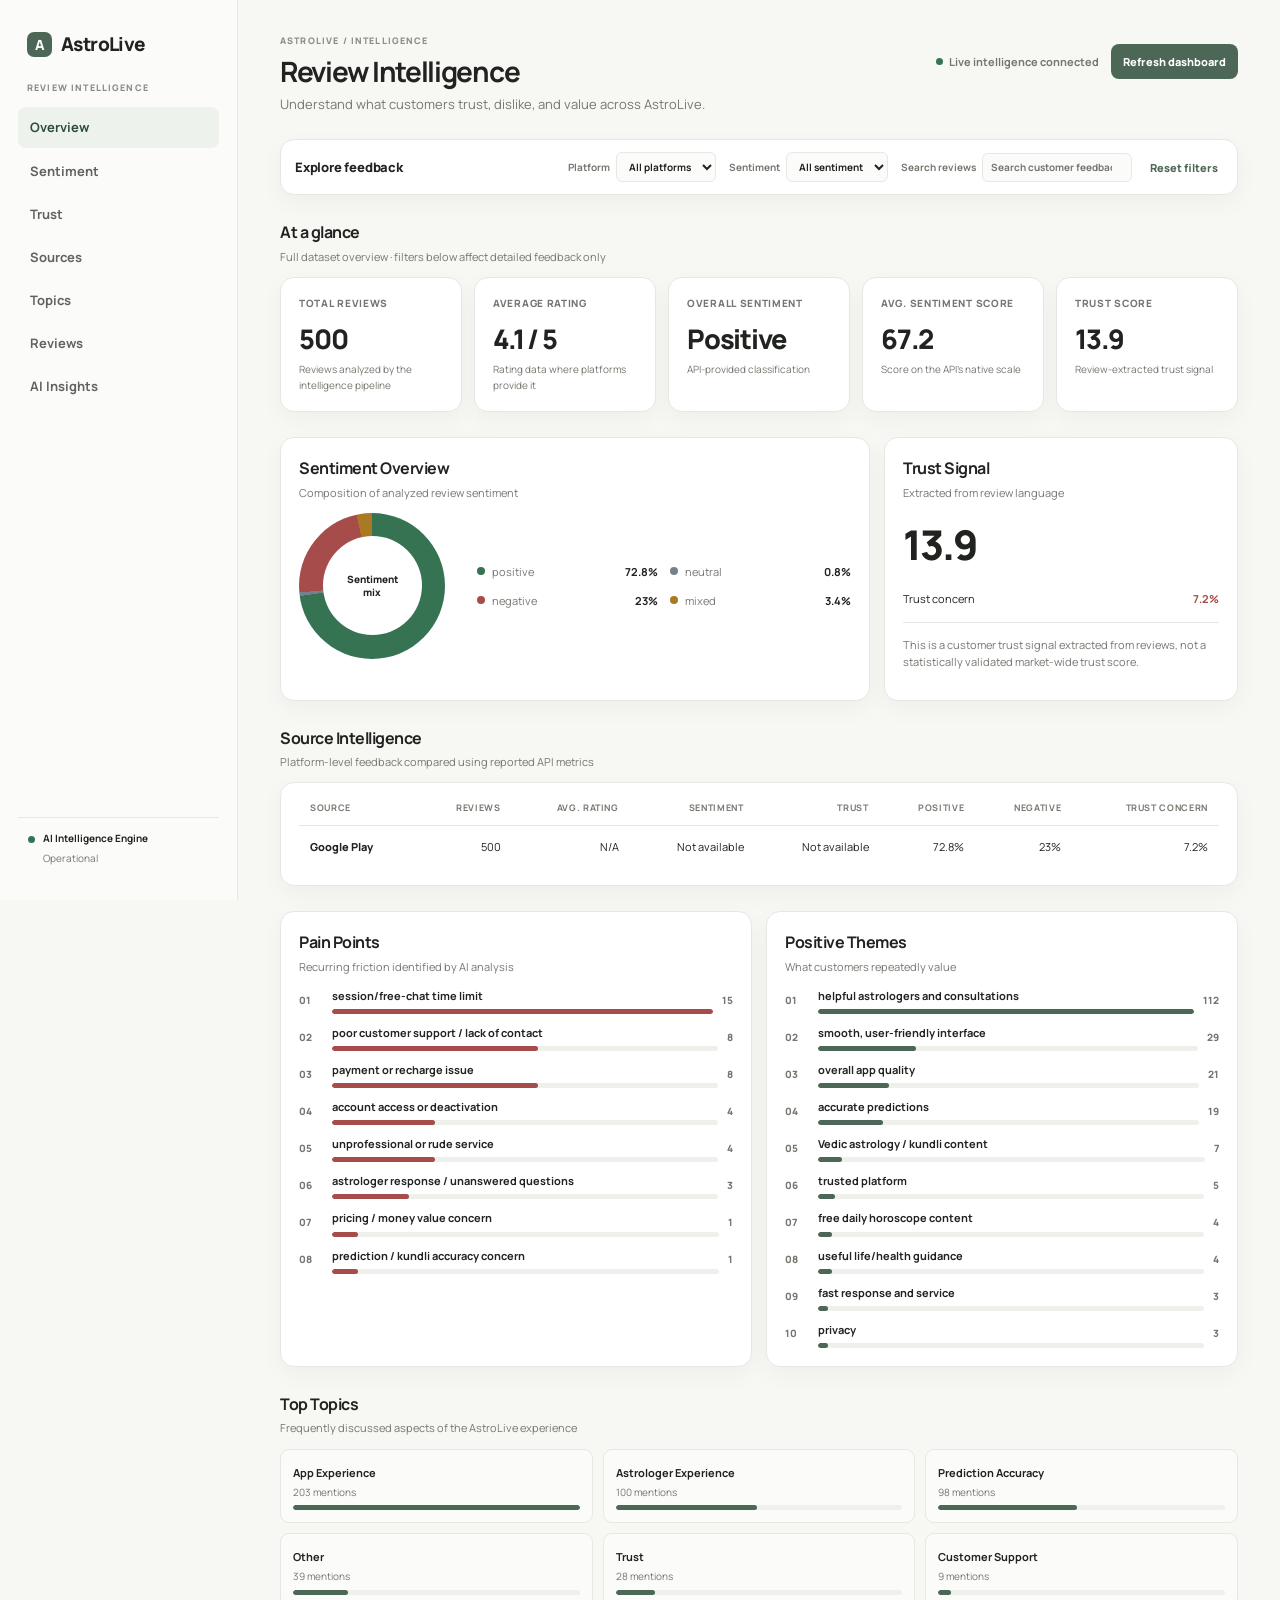
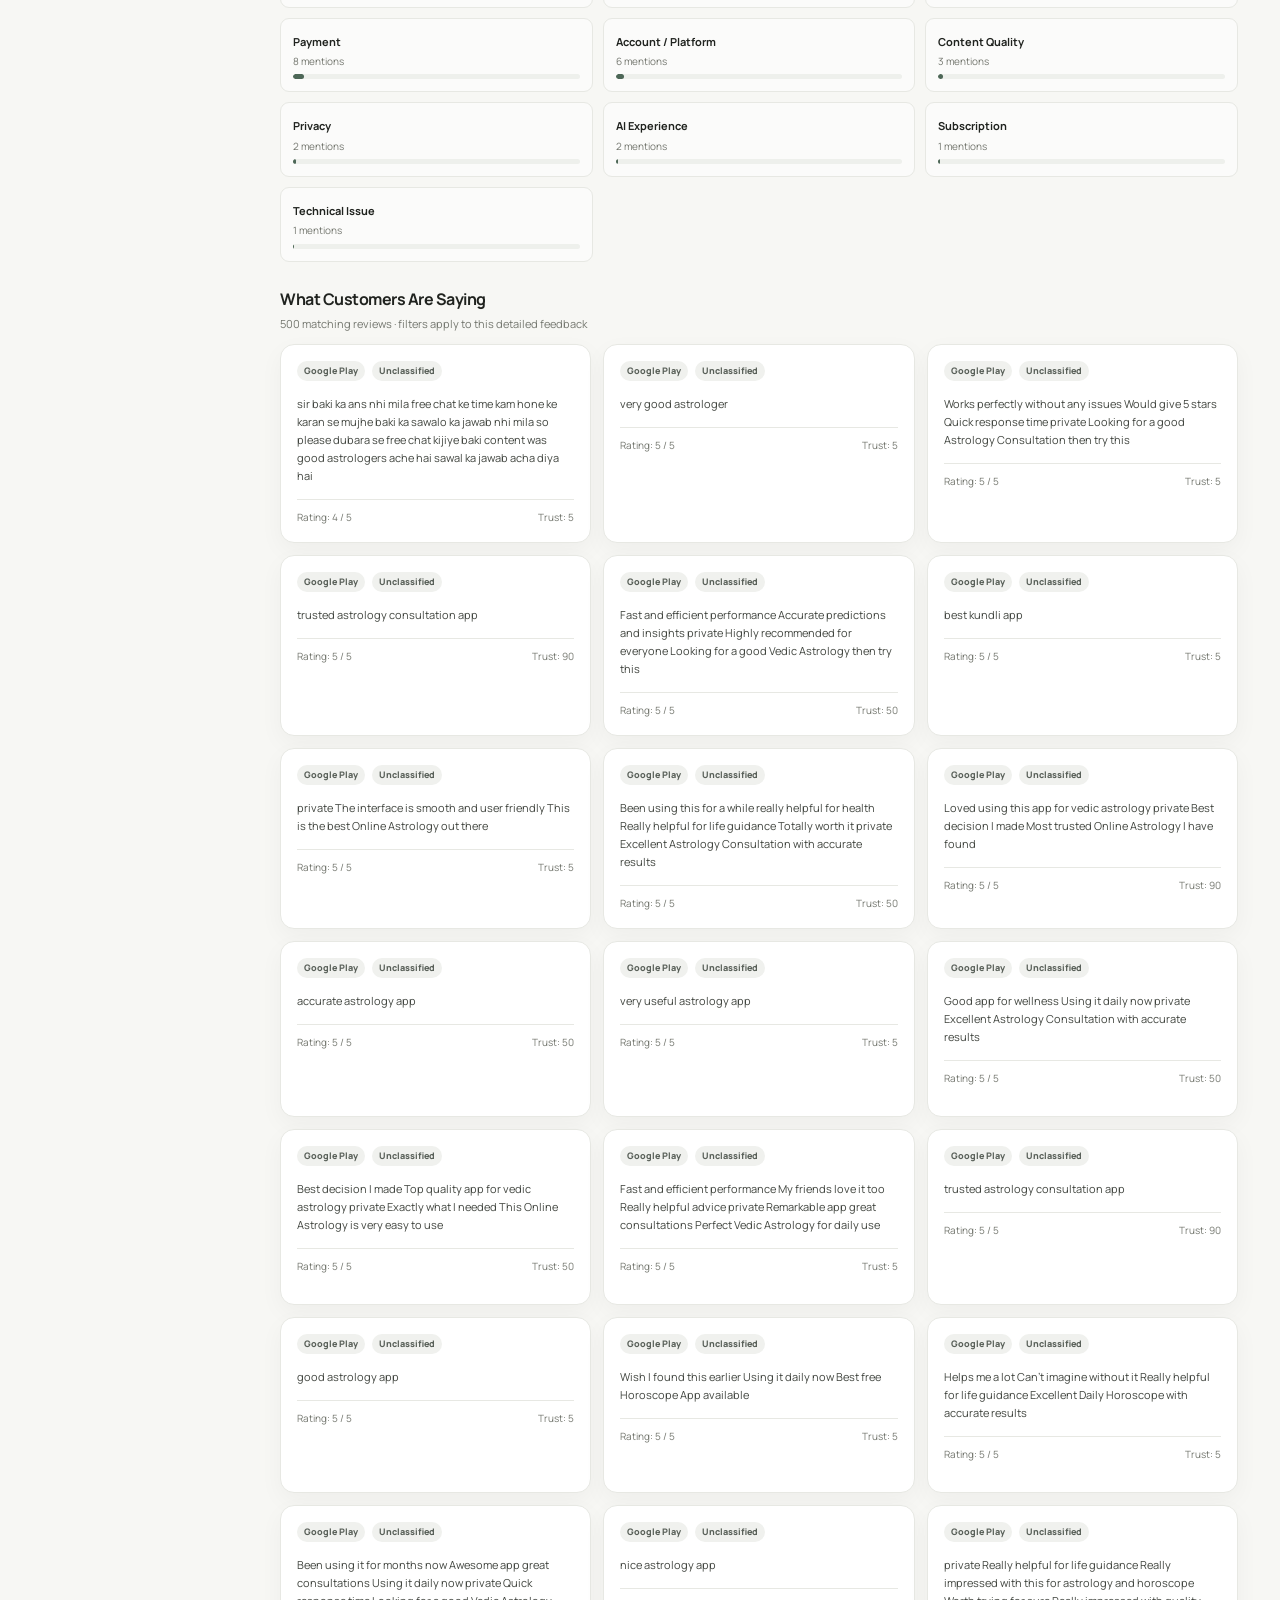
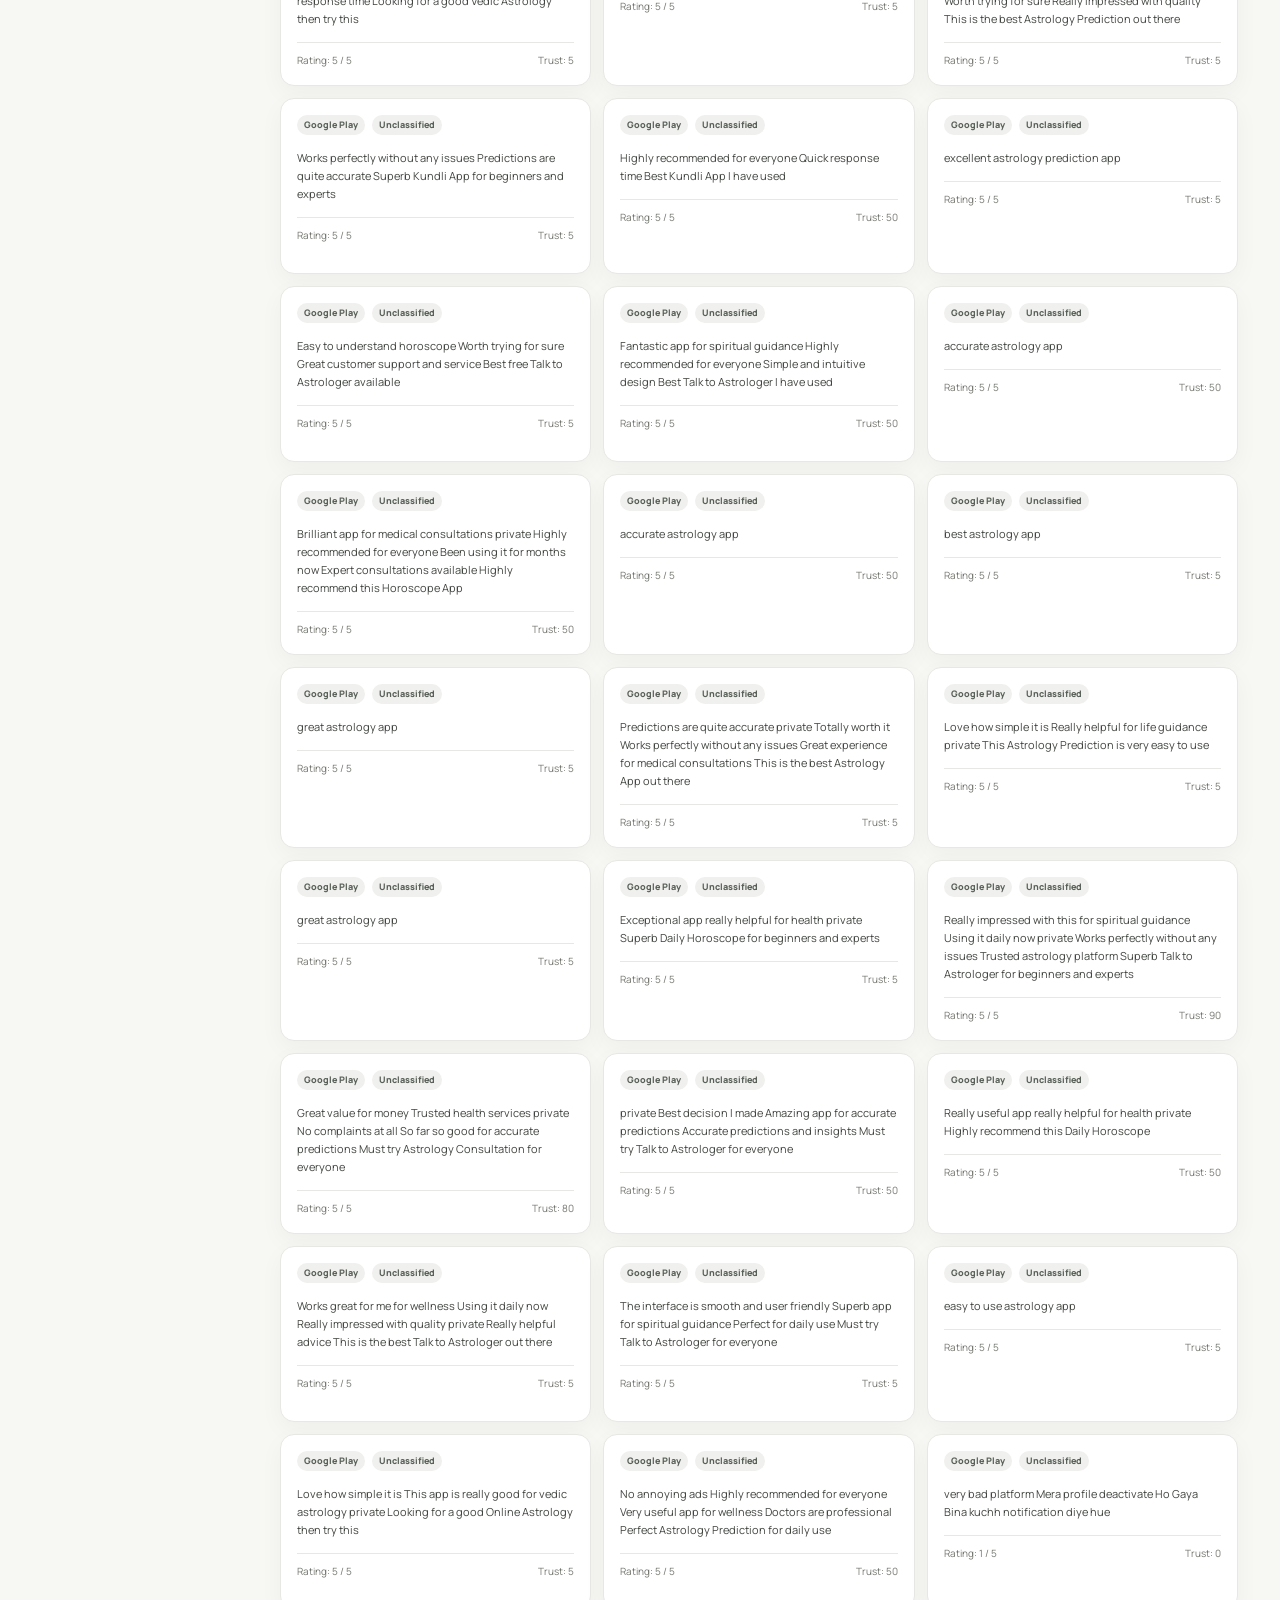
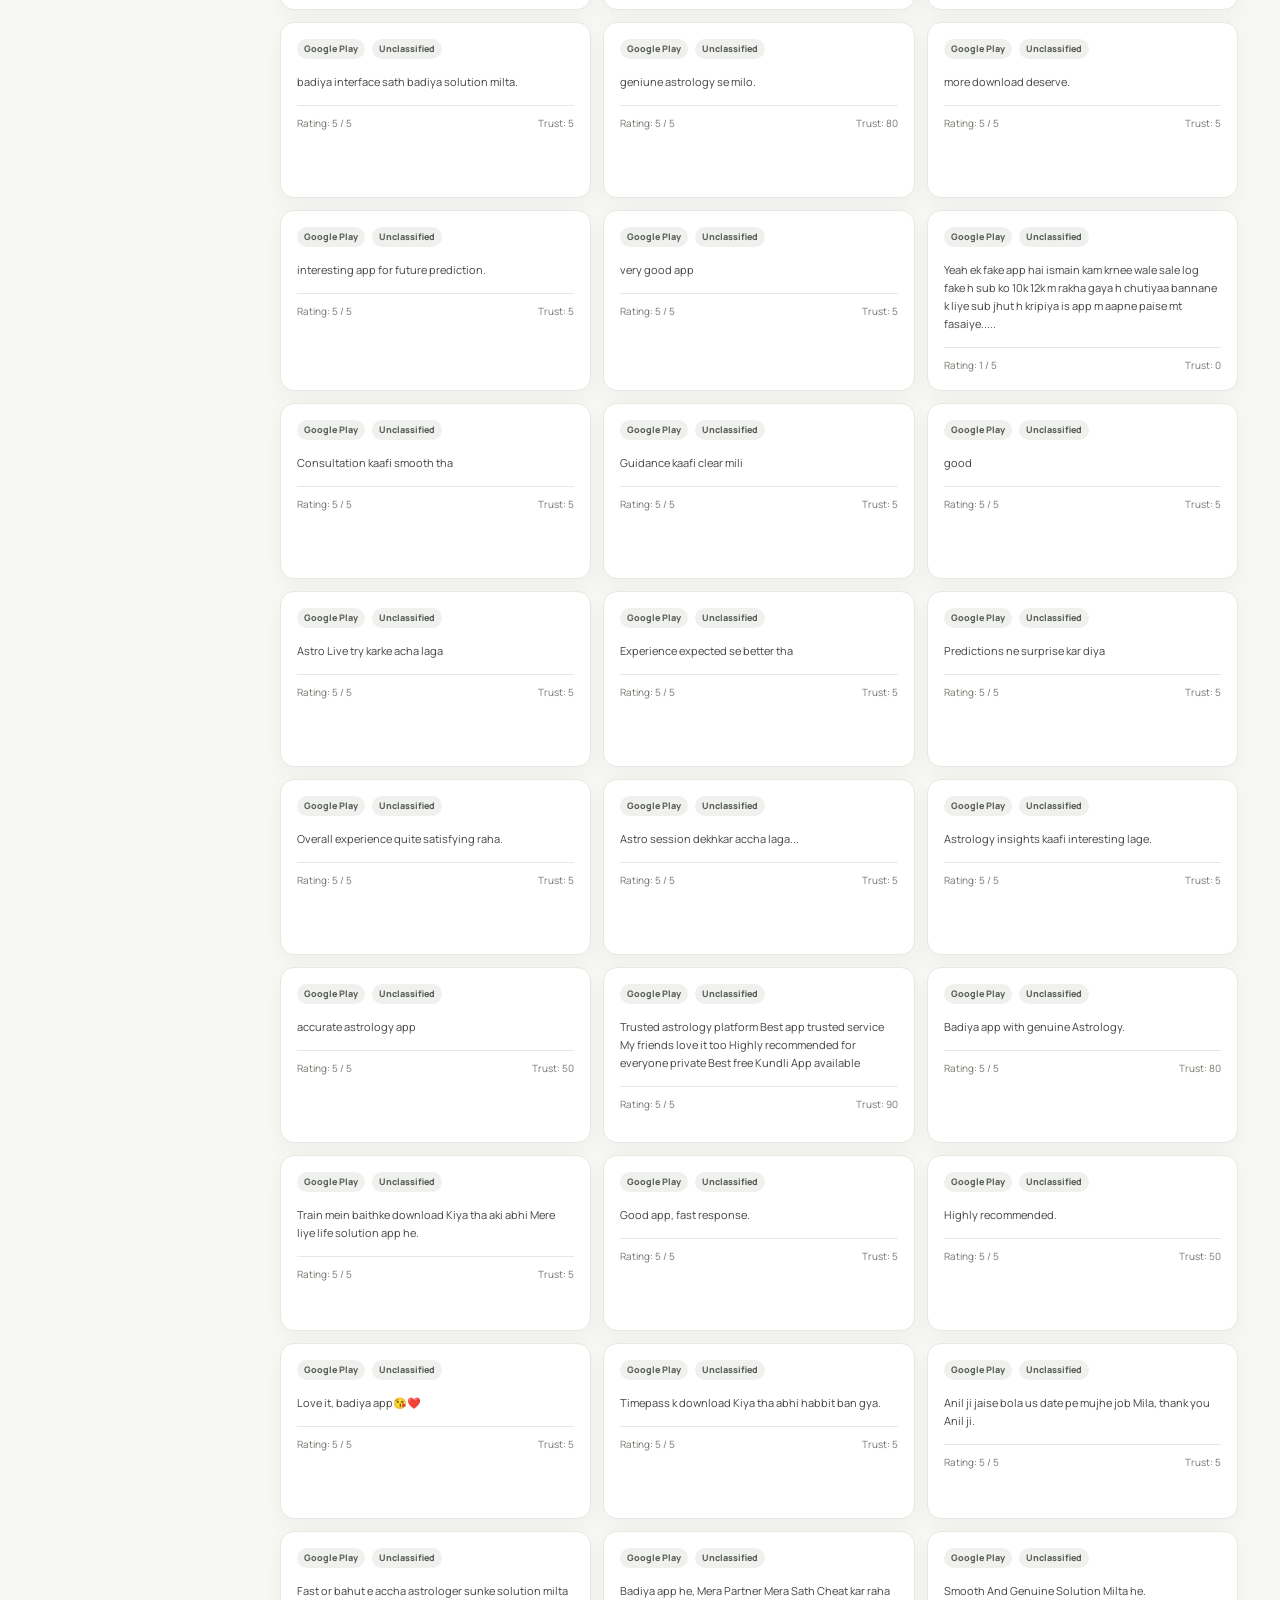
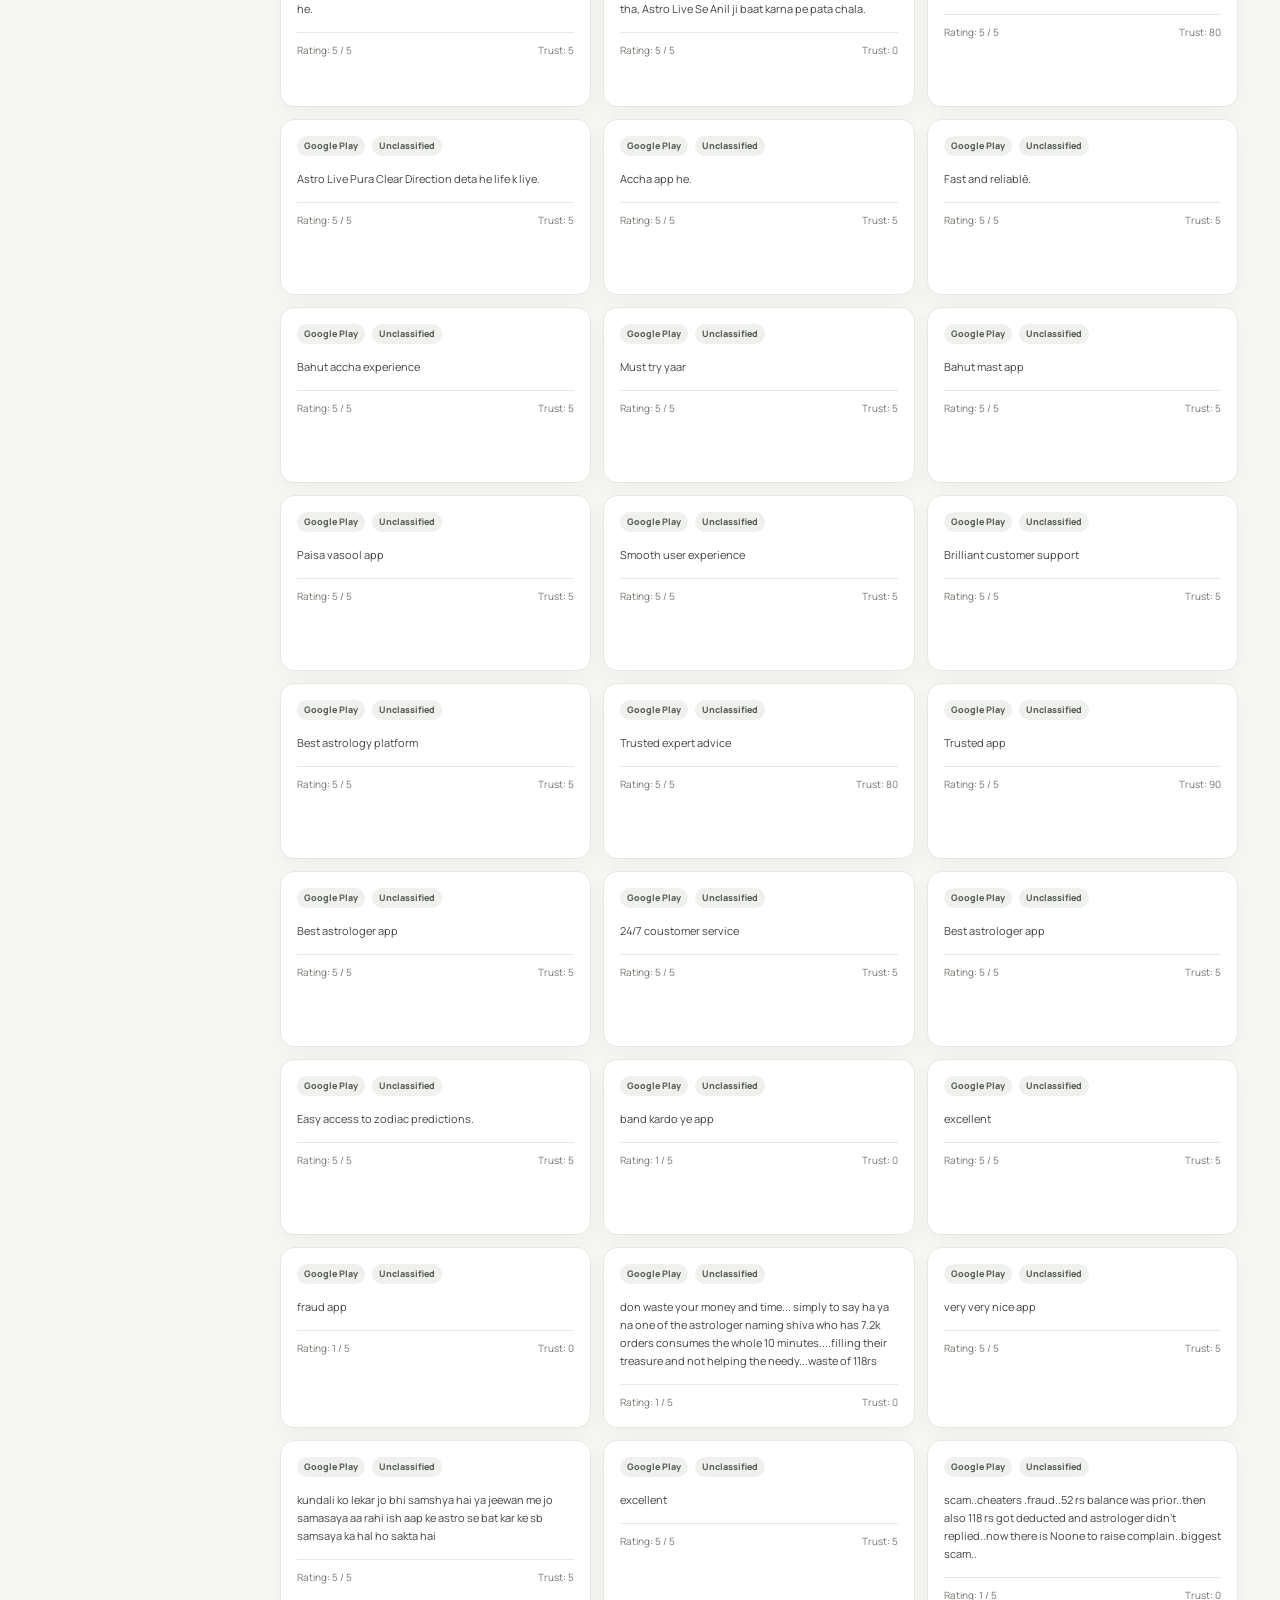
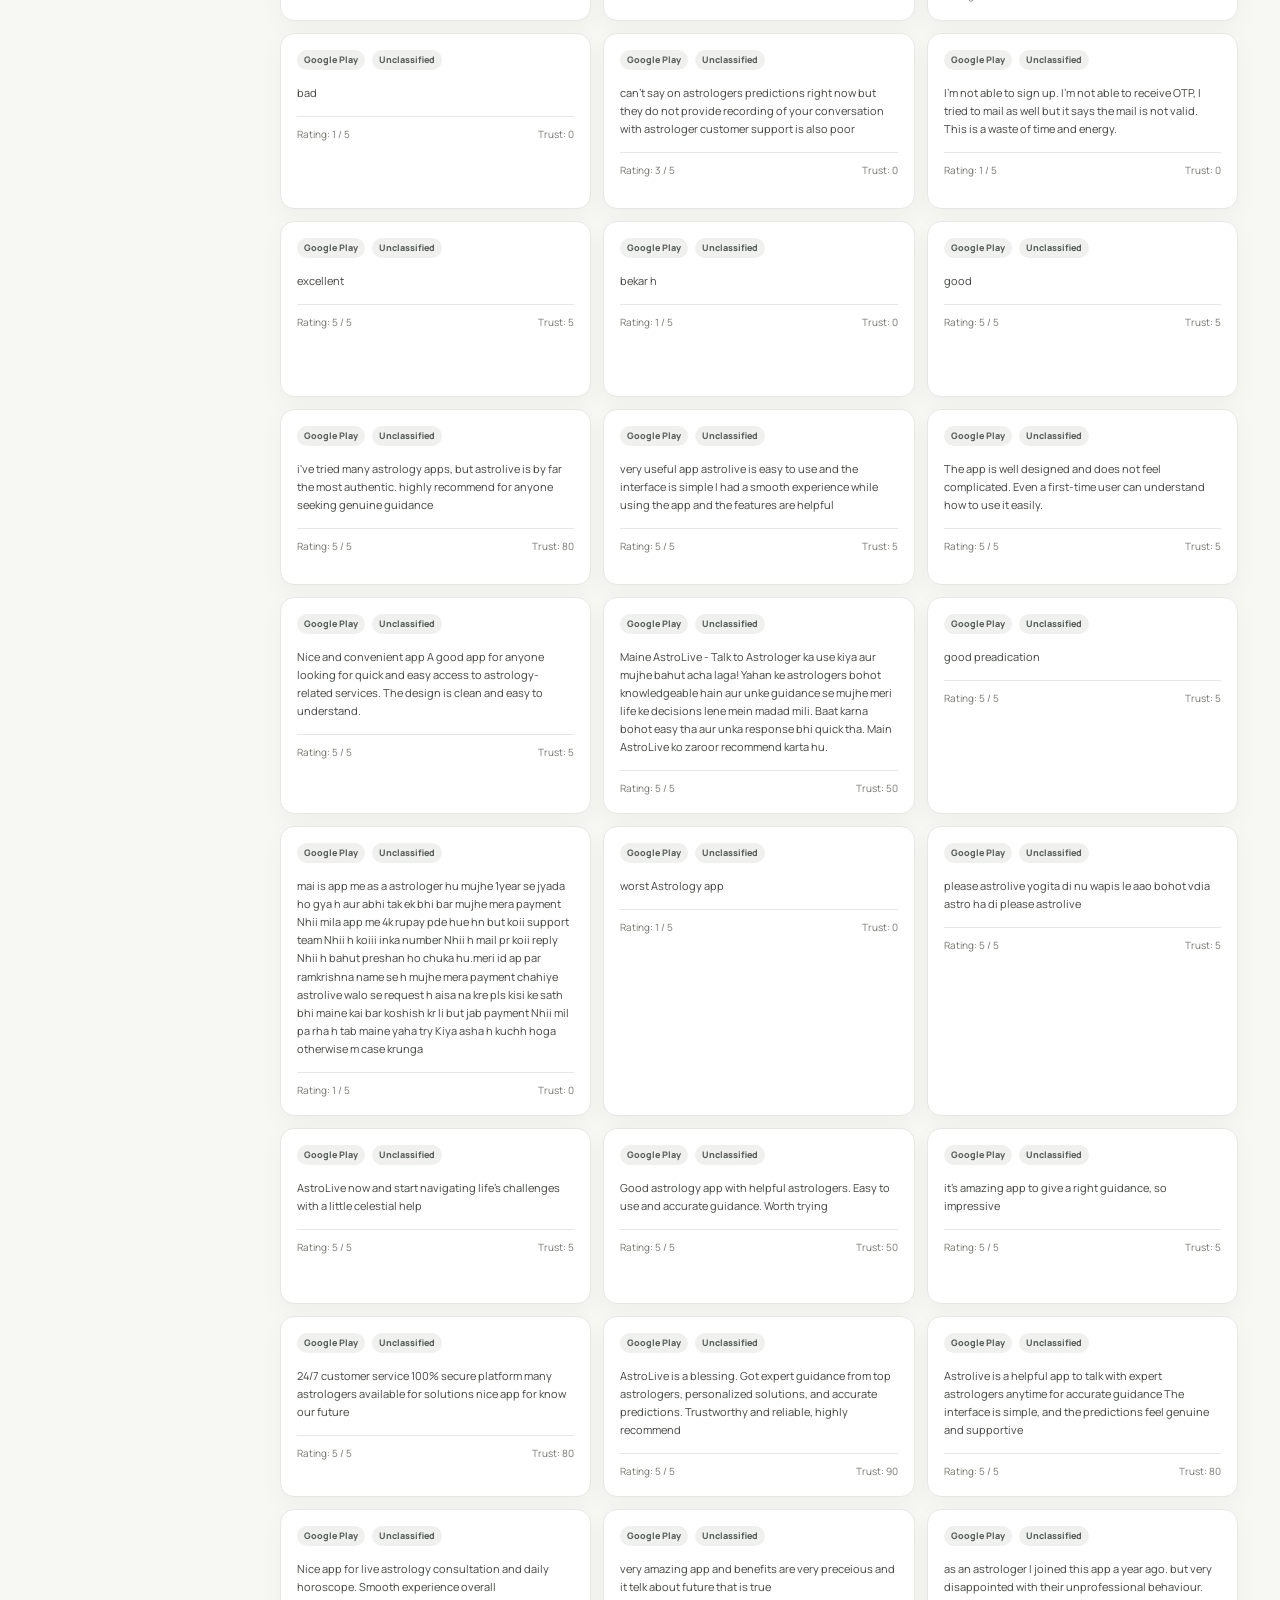
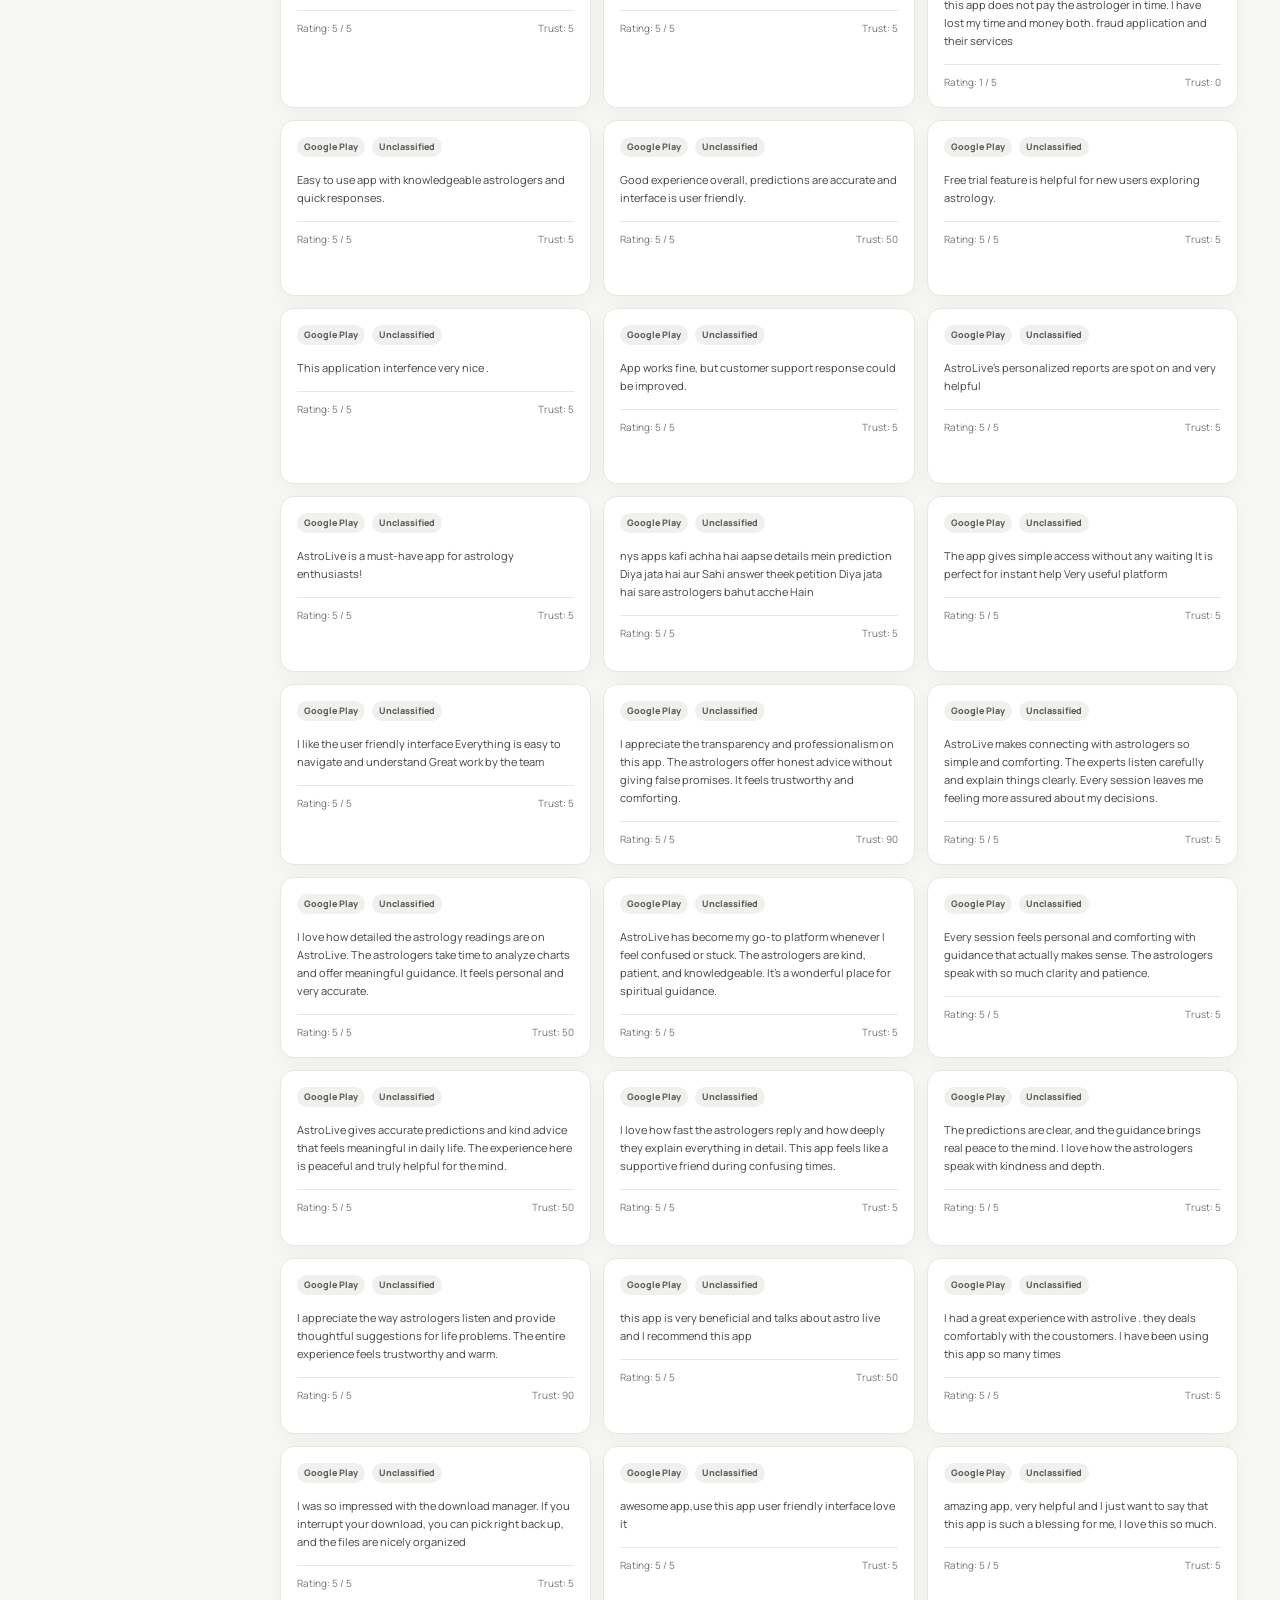
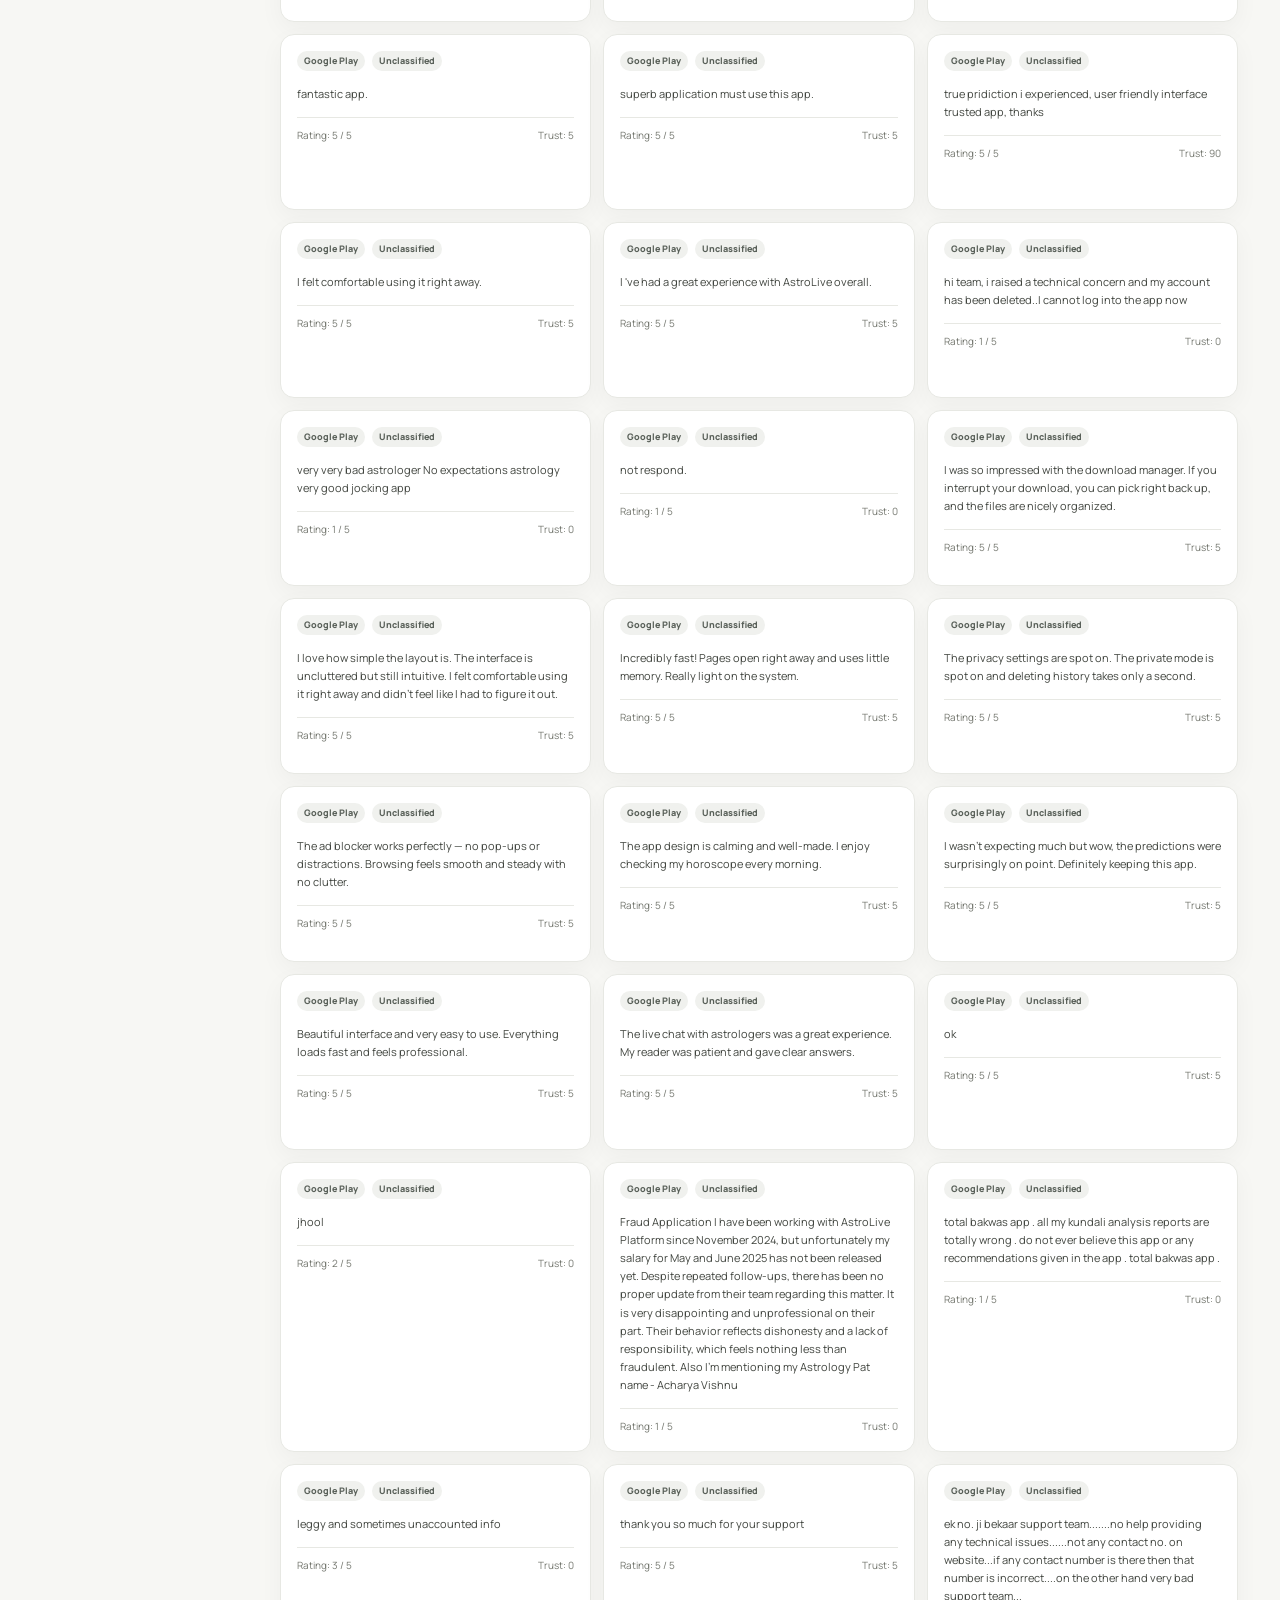
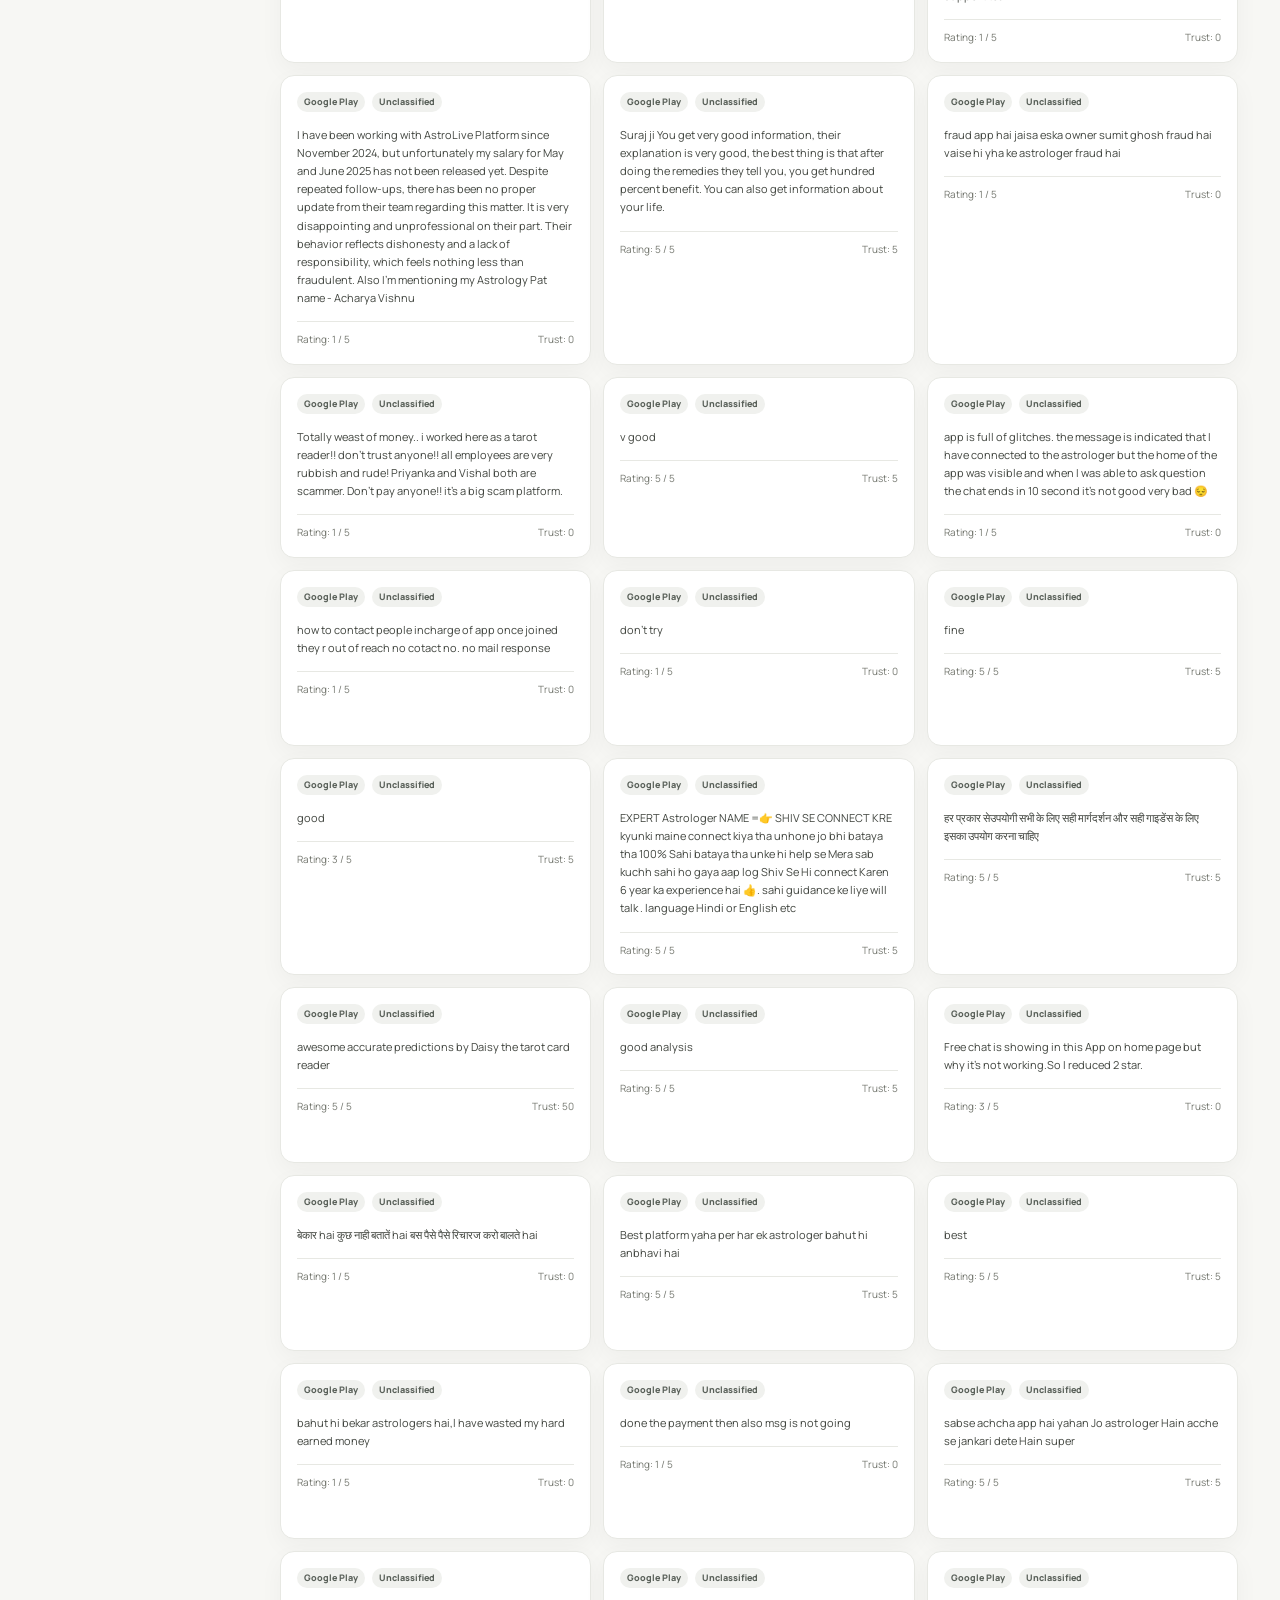
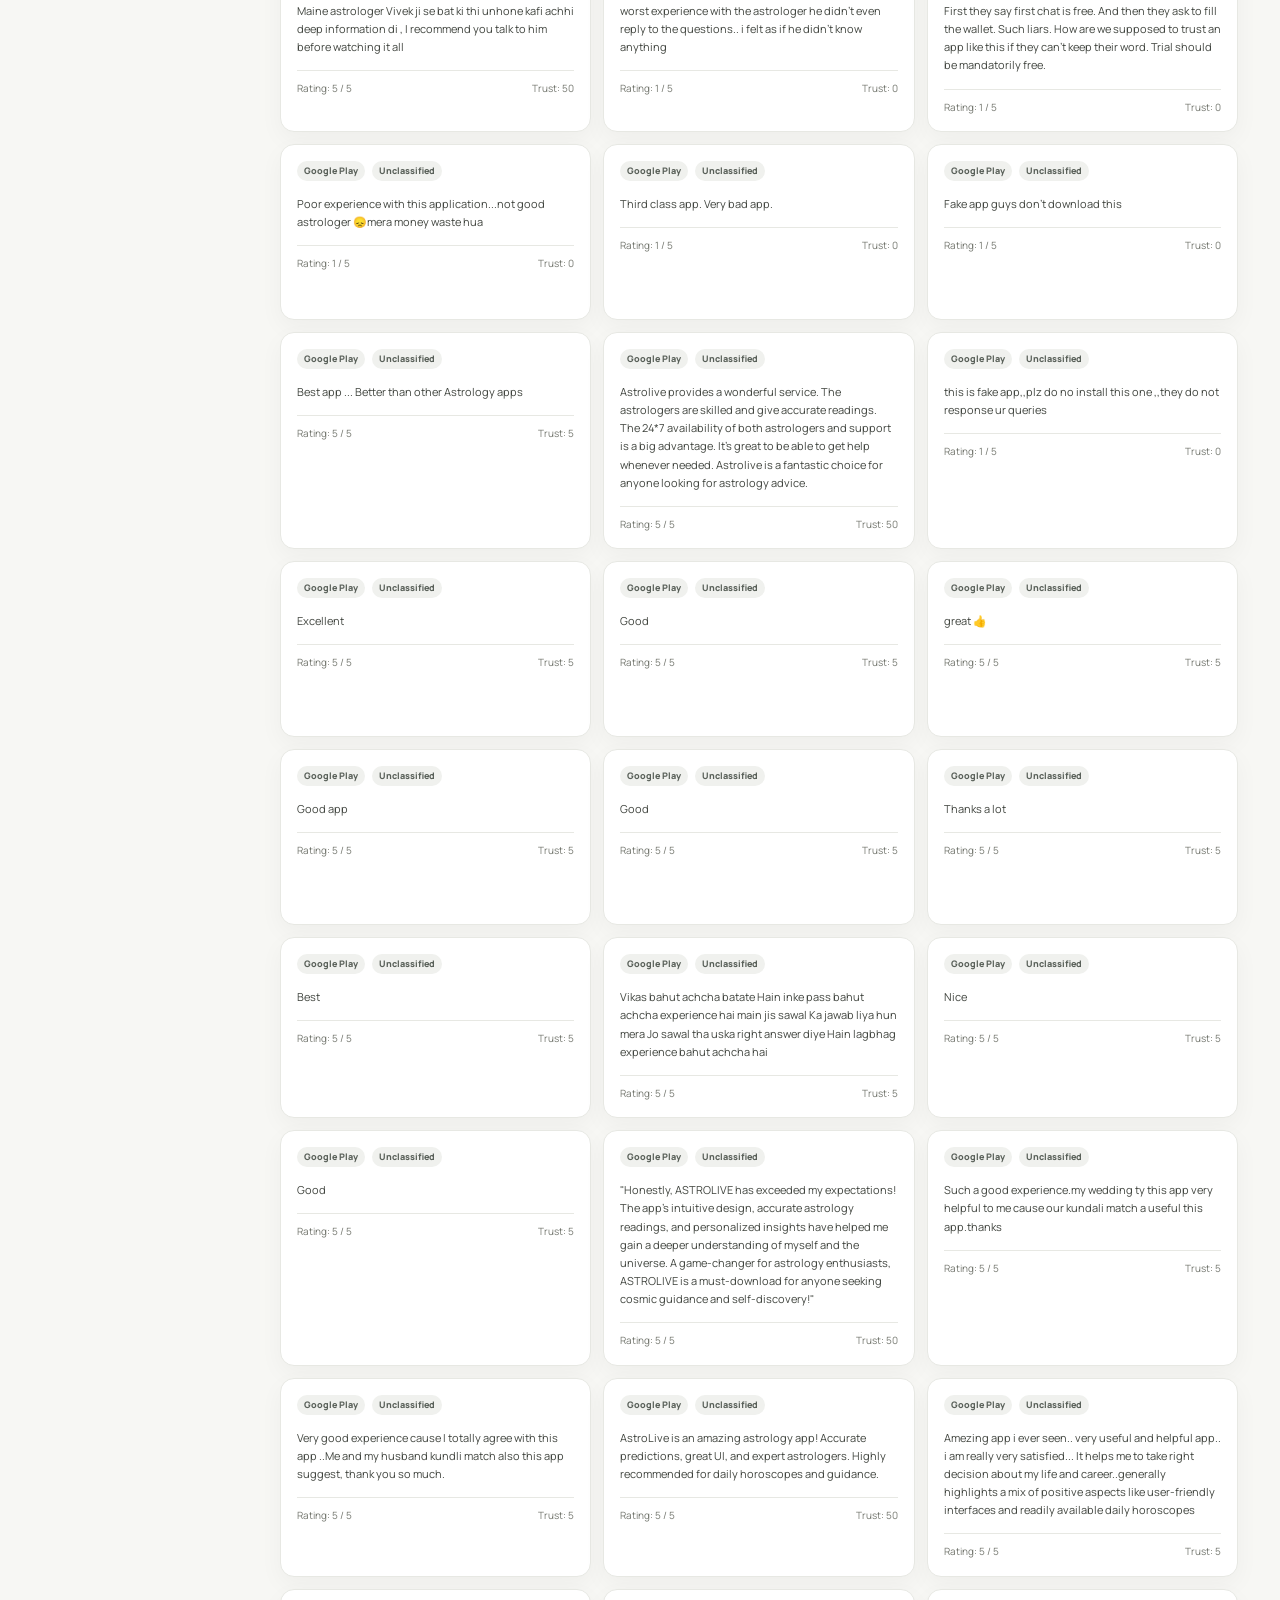
<file: index.html>
<!doctype html>
<html lang="en">
<head>
  <meta charset="utf-8" />
  <meta name="viewport" content="width=device-width, initial-scale=1" />
  <meta name="description" content="AstroLive Review Intelligence" />
  <title>AstroLive — Review Intelligence</title>
  <link rel="preconnect" href="https://fonts.googleapis.com" />
  <link rel="preconnect" href="https://fonts.gstatic.com" crossorigin />
  <link href="https://fonts.googleapis.com/css2?family=Manrope:wght@400;500;600;700;800&display=swap" rel="stylesheet" />
  <link rel="stylesheet" href="styles.css" />
  <link rel="stylesheet" href="responsive.css" />
</head>
<body>
  <div class="app-shell">
    <aside class="sidebar" id="sidebar">
      <div class="brand"><span class="brand-mark">A</span><span>AstroLive</span></div>
      <p class="eyebrow">Review intelligence</p>
      <nav aria-label="Primary navigation">
        <a class="active" href="#overview">Overview</a><a href="#sentiment">Sentiment</a><a href="#trust">Trust</a><a href="#sources">Sources</a><a href="#topics">Topics</a><a href="#reviews">Reviews</a><a href="#executive">AI Insights</a>
      </nav>
      <div class="engine-status"><span class="status-dot"></span><div><strong>AI Intelligence Engine</strong><small>Operational</small></div></div>
    </aside>
    <main>
      <header class="topbar">
        <button class="menu-button" id="menuButton" aria-label="Toggle navigation" aria-expanded="false">☰</button>
        <div><p class="eyebrow">AstroLive / Intelligence</p><h1>Review Intelligence</h1><p class="subtitle">Understand what customers trust, dislike, and value across AstroLive.</p></div>
        <div class="header-actions"><span id="connectionStatus" class="connection loading"><i></i>Connecting</span><button class="refresh" id="refreshButton">Refresh dashboard</button></div>
      </header>
      <section class="filterbar" aria-label="Review filters"><div class="filter-title">Explore feedback</div><label>Platform <select id="sourceFilter"><option value="all">All platforms</option></select></label><label>Sentiment <select id="sentimentFilter"><option value="all">All sentiment</option></select></label><label class="search"><span>Search reviews</span><input id="searchFilter" type="search" placeholder="Search customer feedback" /></label><button class="reset" id="resetFilters">Reset filters</button></section>
      <div id="pageContent" aria-live="polite"><section class="loading-view" aria-label="Loading dashboard"><div class="skeleton heading"></div><div class="skeleton-grid"><i></i><i></i><i></i><i></i><i></i></div><div class="skeleton large"></div></section></div>
      <footer><span>AstroLive Review Intelligence</span><span id="footerUpdate">Loading intelligence…</span><span class="prototype">Prototype intelligence pipeline</span></footer>
    </main>
  </div>
  <script src="app.js"></script>
</body>
</html>
</file>
<file: styles.css>
:root{--bg:#f7f7f4;--surface:#fff;--ink:#20231f;--muted:#74776f;--line:#e7e8e3;--accent:#4d6757;--accent-soft:#edf2ed;--success:#367353;--danger:#a64d4b;--warning:#a97924;--neutral:#78818a;--radius:14px;--shadow:0 8px 24px rgba(27,35,28,.04)}*{box-sizing:border-box}html{scroll-behavior:smooth}body{margin:0;background:var(--bg);color:var(--ink);font:13px/1.55 Manrope,Arial,sans-serif}.app-shell{min-height:100vh;display:flex}.sidebar{position:sticky;top:0;height:100vh;width:238px;padding:30px 18px 20px;border-right:1px solid var(--line);background:#fbfbf9;display:flex;flex-direction:column;flex:none}.brand{font-weight:800;font-size:19px;letter-spacing:-.6px;display:flex;gap:9px;align-items:center;padding:0 9px}.brand-mark{color:#fff;background:var(--accent);width:25px;height:25px;border-radius:7px;display:grid;place-items:center;font-size:14px}.eyebrow{margin:22px 9px 12px;text-transform:uppercase;letter-spacing:1.15px;font-size:9px;font-weight:800;color:#8a8c86}.sidebar nav{display:grid;gap:3px}.sidebar a{color:#60645d;text-decoration:none;font-weight:700;padding:10px 12px;border-radius:8px}.sidebar a:hover,.sidebar a.active{background:var(--accent-soft);color:#2d4d39}.engine-status{margin-top:auto;padding:13px 10px;border-top:1px solid var(--line);display:flex;gap:8px;align-items:flex-start}.status-dot,.connection i{display:inline-block;width:7px;height:7px;border-radius:50%;background:var(--success);margin-top:5px;flex:none}.engine-status strong{display:block;font-size:10px}.engine-status small{color:var(--muted);font-size:10px}main{width:min(1480px,calc(100% - 238px));padding:34px 42px 16px;margin:0 auto}.topbar{display:flex;align-items:flex-start;justify-content:space-between;gap:18px;padding-bottom:25px}.topbar .eyebrow{margin:0 0 7px}.topbar h1{margin:0;font-size:28px;letter-spacing:-1.3px;line-height:1.15}.subtitle{color:var(--muted);margin:7px 0 0}.header-actions{display:flex;align-items:center;gap:12px;padding-top:10px}.connection{font-size:11px;font-weight:700;color:var(--muted);white-space:nowrap}.connection i{margin:0 6px 1px 0}.connection.error i{background:var(--danger)}button,select,input{font:inherit}button{cursor:pointer}.refresh{color:#fff;background:var(--accent);border:0;border-radius:8px;padding:9px 12px;font-weight:800;font-size:11px}.refresh:disabled{opacity:.55;cursor:wait}.menu-button{display:none}.filterbar{border:1px solid var(--line);background:var(--surface);border-radius:var(--radius);padding:12px 14px;display:flex;align-items:center;gap:13px;margin-bottom:25px;box-shadow:var(--shadow)}.filter-title{font-weight:800;margin-right:auto;letter-spacing:-.2px}.filterbar label{color:var(--muted);font-weight:700;font-size:10px;display:flex;align-items:center;gap:6px;white-space:nowrap}.filterbar select,.filterbar input{color:var(--ink);background:#fbfbfa;border:1px solid var(--line);border-radius:6px;padding:6px 8px;outline:0;max-width:150px}.filterbar input{width:175px}.reset{border:0;background:transparent;color:var(--accent);font-size:11px;font-weight:800;padding:5px}.section{margin:0 0 25px}.section-header{display:flex;justify-content:space-between;align-items:end;gap:10px;margin:0 0 12px}.section-title{font-size:16px;letter-spacing:-.5px;margin:0}.section-copy{margin:3px 0 0;color:var(--muted);font-size:11px}.kpis{display:grid;grid-template-columns:repeat(5,1fr);gap:12px}.card{background:var(--surface);border:1px solid var(--line);border-radius:var(--radius);padding:18px;box-shadow:var(--shadow)}.kpi{min-height:128px}.kpi-label{color:var(--muted);font-size:10px;font-weight:800;text-transform:uppercase;letter-spacing:.7px}.kpi-value{font-size:27px;line-height:1.2;font-weight:800;letter-spacing:-1.2px;margin:11px 0 7px}.kpi-help{font-size:10px;color:var(--muted)}.split-grid{display:grid;grid-template-columns:1.25fr .75fr;gap:14px}.sentiment-layout{display:flex;gap:32px;align-items:center}.donut{width:146px;height:146px;border-radius:50%;flex:none;display:grid;place-items:center;position:relative}.donut:after{content:"";position:absolute;width:99px;height:99px;border-radius:50%;background:var(--surface)}.donut span{position:relative;z-index:1;text-align:center;font-size:10px;font-weight:800;line-height:1.3}.sentiment-list{display:grid;grid-template-columns:repeat(2,minmax(110px,1fr));gap:12px;width:100%}.legend-row{display:flex;align-items:center;gap:7px;color:var(--muted);font-size:11px}.legend-row b{color:var(--ink);margin-left:auto}.swatch{width:8px;height:8px;border-radius:50%;background:var(--neutral)}.swatch.positive{background:var(--success)}.swatch.negative{background:var(--danger)}.swatch.mixed{background:var(--warning)}.trust-score{font-size:41px;font-weight:800;letter-spacing:-2px;margin:12px 0 4px}.trust-note{border-top:1px solid var(--line);margin-top:15px;padding-top:13px;color:var(--muted);font-size:11px}.mini-stat{display:flex;justify-content:space-between;margin-top:14px;font-size:11px}.mini-stat b{color:var(--danger)}.table-wrap{overflow:auto}.comparison{width:100%;border-collapse:collapse;font-size:11px}.comparison th{color:var(--muted);font-size:9px;text-transform:uppercase;letter-spacing:.65px;text-align:right;padding:0 11px 10px;white-space:nowrap}.comparison th:first-child,.comparison td:first-child{text-align:left}.comparison td{border-top:1px solid var(--line);text-align:right;padding:12px 11px;white-space:nowrap}.source-name{font-weight:800}.flag{font-size:9px;color:var(--accent);background:var(--accent-soft);border-radius:4px;padding:3px 5px;margin-left:5px}.two-col{display:grid;grid-template-columns:1fr 1fr;gap:14px}.rank-list{display:grid;gap:10px}.rank-row{display:grid;grid-template-columns:24px 1fr auto;gap:9px;align-items:center}.rank-num{font-size:10px;color:var(--muted);font-weight:800}.rank-text{font-size:11px;font-weight:700;word-break:break-word}.bar{height:5px;border-radius:5px;background:#eef0ec;margin-top:5px;overflow:hidden}.bar i{display:block;height:100%;background:var(--accent);border-radius:5px}.pain .bar i{background:var(--danger)}.count{font-size:10px;color:var(--muted);font-weight:800}.topic-grid{display:grid;grid-template-columns:repeat(3,1fr);gap:10px}.topic{padding:12px;background:#fbfbfa;border:1px solid var(--line);border-radius:9px}.topic strong{font-size:11px}.topic span{color:var(--muted);font-size:10px;display:block;margin-top:3px}.review-head{display:flex;gap:7px;align-items:center;flex-wrap:wrap}.review-grid{display:grid;grid-template-columns:repeat(3,1fr);gap:12px}.review-card{padding:16px;min-height:176px}.badge{border-radius:20px;padding:3px 7px;background:#f0f1ee;color:#596059;font-size:9px;font-weight:800;text-transform:capitalize}.badge.positive{color:#286044;background:#ebf4ee}.badge.negative{color:#8c3e3b;background:#f8eceb}.badge.mixed{color:#855f1d;background:#fbf4e8}.review-text{font-size:11px;line-height:1.65;margin:14px 0;color:#41453f}.review-meta{color:var(--muted);font-size:10px;border-top:1px solid var(--line);padding-top:10px;display:flex;justify-content:space-between}.executive{border-color:#dfe7df;background:linear-gradient(115deg,#fff 55%,#f3f7f2)}.exec-intro{margin:0 0 18px;color:var(--muted);font-size:11px}.executive-grid{display:grid;grid-template-columns:repeat(3,1fr);gap:14px}.exec-block{padding:14px;background:rgba(255,255,255,.7);border:1px solid var(--line);border-radius:10px}.exec-block h3{font-size:10px;text-transform:uppercase;letter-spacing:.7px;margin:0 0 9px}.exec-block p{font-size:11px;margin:0;white-space:pre-wrap}.exec-block ul{padding-left:16px;margin:0;font-size:11px}.recommendations{margin-top:14px;display:grid;gap:8px}.recommendation{display:grid;grid-template-columns:25px 1fr;gap:9px;align-items:start;padding:11px;background:#fff;border:1px solid var(--line);border-radius:8px;font-size:11px}.priority{display:grid;place-items:center;color:#fff;background:var(--accent);border-radius:5px;font-size:10px;font-weight:800;height:24px}.qualitative{display:grid;grid-template-columns:1fr 1fr;gap:10px}.qualitative .exec-block:first-child{border-left:3px solid var(--warning)}.qualitative .exec-block:last-child{border-left:3px solid var(--success)}.source-types{display:flex;gap:8px;flex-wrap:wrap}.source-types span{font-size:10px;border:1px solid var(--line);border-radius:20px;padding:5px 8px;color:var(--muted)}.source-types .analyzed{background:var(--accent-soft);border-color:#dce8de;color:#31563e;font-weight:800}.empty,.error-view{padding:45px;text-align:center;border:1px dashed #d5d8d0;border-radius:var(--radius);color:var(--muted);background:#fcfcfa}.error-view h2{color:var(--ink);font-size:18px}.error-view button{margin-top:12px}.loading-view{padding-top:5px}.skeleton{background:linear-gradient(100deg,#eceee9 30%,#f4f5f2 50%,#eceee9 70%);background-size:200% 100%;animation:shimmer 1.3s infinite;border-radius:8px}.skeleton.heading{width:220px;height:25px;margin-bottom:20px}.skeleton-grid{display:grid;grid-template-columns:repeat(5,1fr);gap:12px}.skeleton-grid i{height:128px;border-radius:var(--radius);background:#eceee9;animation:shimmer 1.3s infinite}.skeleton.large{height:260px;margin-top:16px}@keyframes shimmer{to{background-position:-200% 0}}footer{border-top:1px solid var(--line);padding:17px 0 5px;color:var(--muted);display:flex;gap:15px;align-items:center;font-size:10px}.prototype{margin-left:auto;color:#7a7565;background:#f2efe5;padding:3px 7px;border-radius:5px}.focus-note{font-size:10px;color:var(--muted)}button:focus-visible,a:focus-visible,select:focus-visible,input:focus-visible{outline:2px solid #759786;outline-offset:2px}@media(max-width:1080px){.kpis{grid-template-columns:repeat(3,1fr)}.review-grid{grid-template-columns:repeat(2,1fr)}.executive-grid{grid-template-columns:1fr 1fr}.filterbar{flex-wrap:wrap}.filter-title{width:100%}}@media(max-width:760px){.app-shell{display:block}.sidebar{position:fixed;z-index:10;transform:translateX(-100%);transition:transform .2s;width:245px;box-shadow:12px 0 30px rgba(0,0,0,.1)}.sidebar.open{transform:translateX(0)}main{width:100%;padding:20px 16px}.menu-button{display:inline-grid;place-items:center;position:absolute;right:16px;top:20px;border:1px solid var(--line);background:#fff;border-radius:7px;width:34px;height:34px}.topbar{padding-right:42px;display:block}.topbar h1{font-size:24px}.header-actions{padding-top:15px}.filterbar{align-items:flex-start}.filterbar label{width:calc(50% - 7px);display:block}.filterbar select,.filterbar input{width:100%;max-width:none;margin-top:4px}.filterbar .search{width:100%;flex:0 0 100%}.kpis,.split-grid,.two-col,.review-grid,.executive-grid,.qualitative{grid-template-columns:1fr}.sentiment-layout{gap:18px}.topic-grid{grid-template-columns:1fr 1fr}.skeleton-grid{grid-template-columns:1fr 1fr}footer{flex-wrap:wrap}.prototype{margin-left:0}}@media(prefers-reduced-motion:reduce){*,*:before,*:after{scroll-behavior:auto!important;animation-duration:.01ms!important;transition-duration:.01ms!important}}
</file>
<file: responsive.css>
@media (max-width: 760px) {
  main { overflow-x: hidden; }
  .card, .section { min-width: 0; }
  .filterbar { display: grid; grid-template-columns: 1fr 1fr; }
  .filter-title, .filterbar .search { grid-column: 1 / -1; width: auto; }
  .filterbar label { min-width: 0; width: auto; }
  .filterbar input, .filterbar select { min-width: 0; }
  .sentiment-layout { flex-direction: column; align-items: flex-start; }
  .sentiment-list { width: 100%; }
}
</file>
